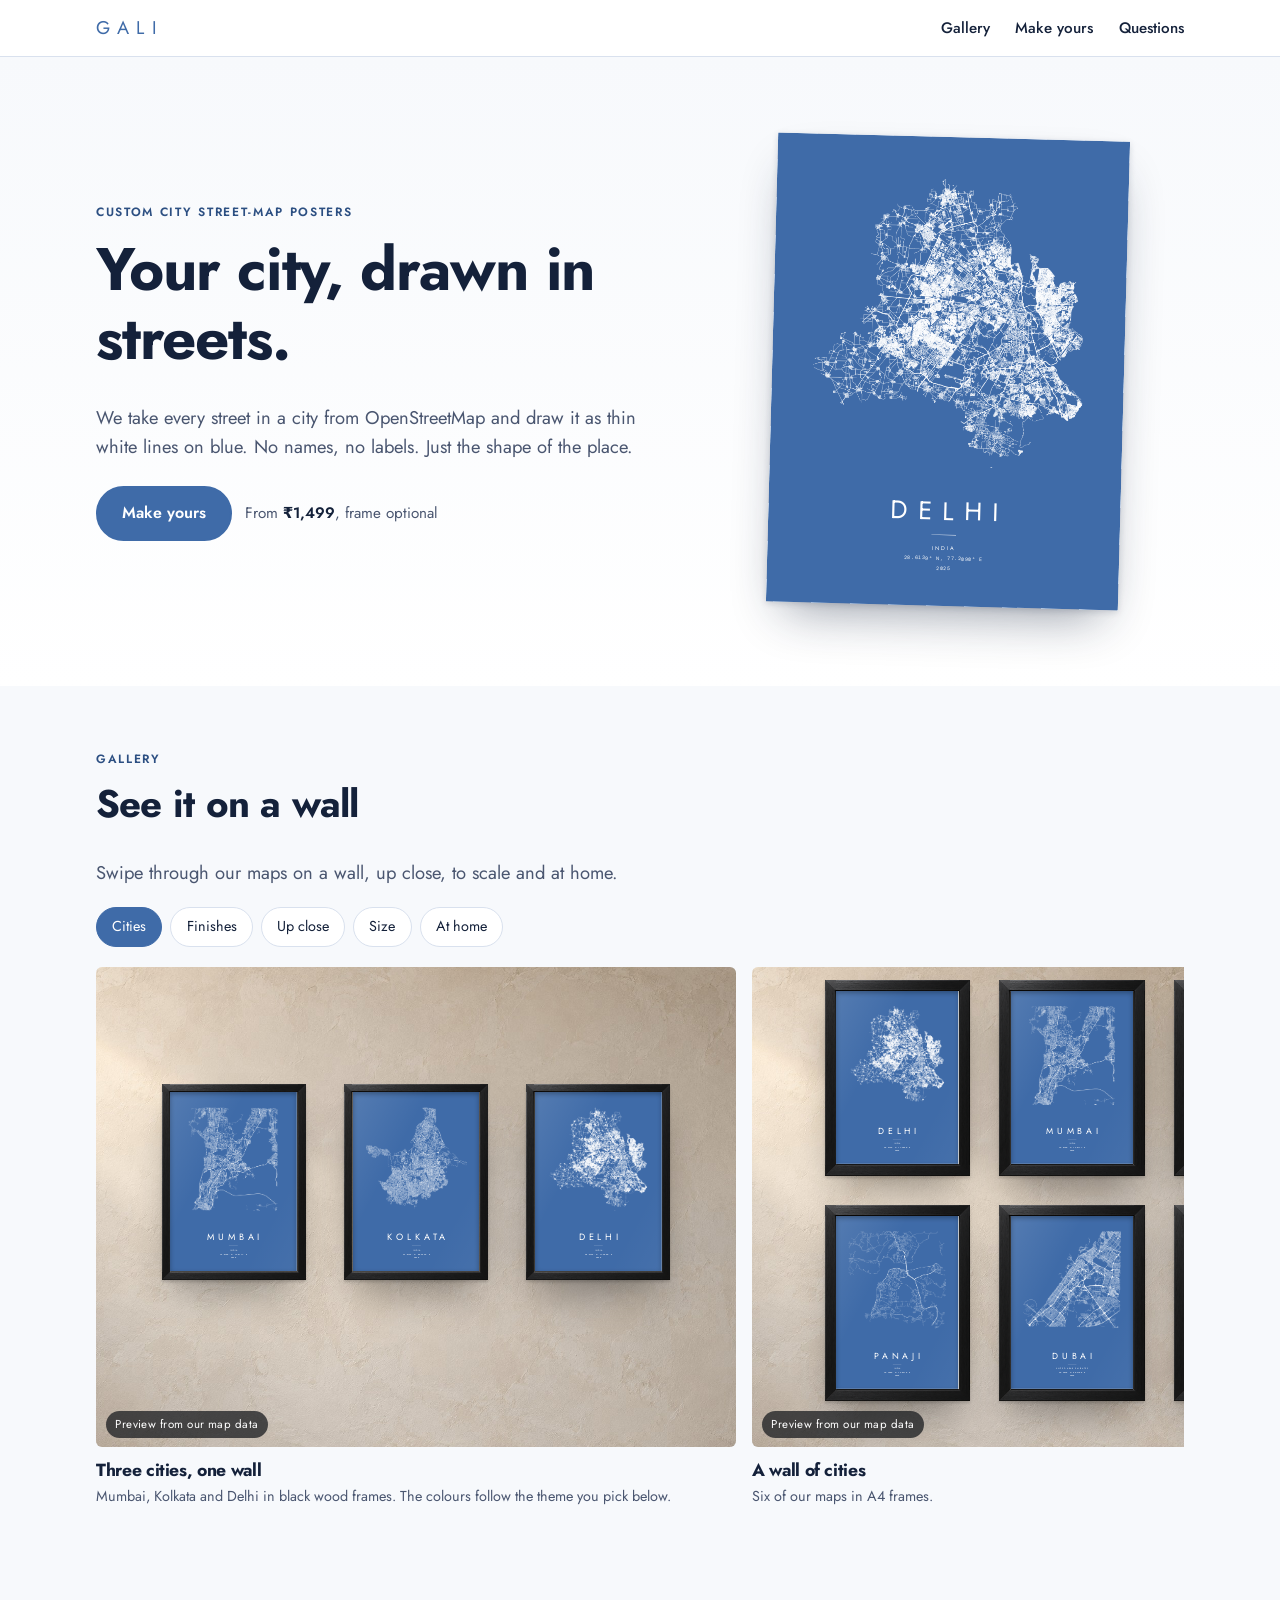
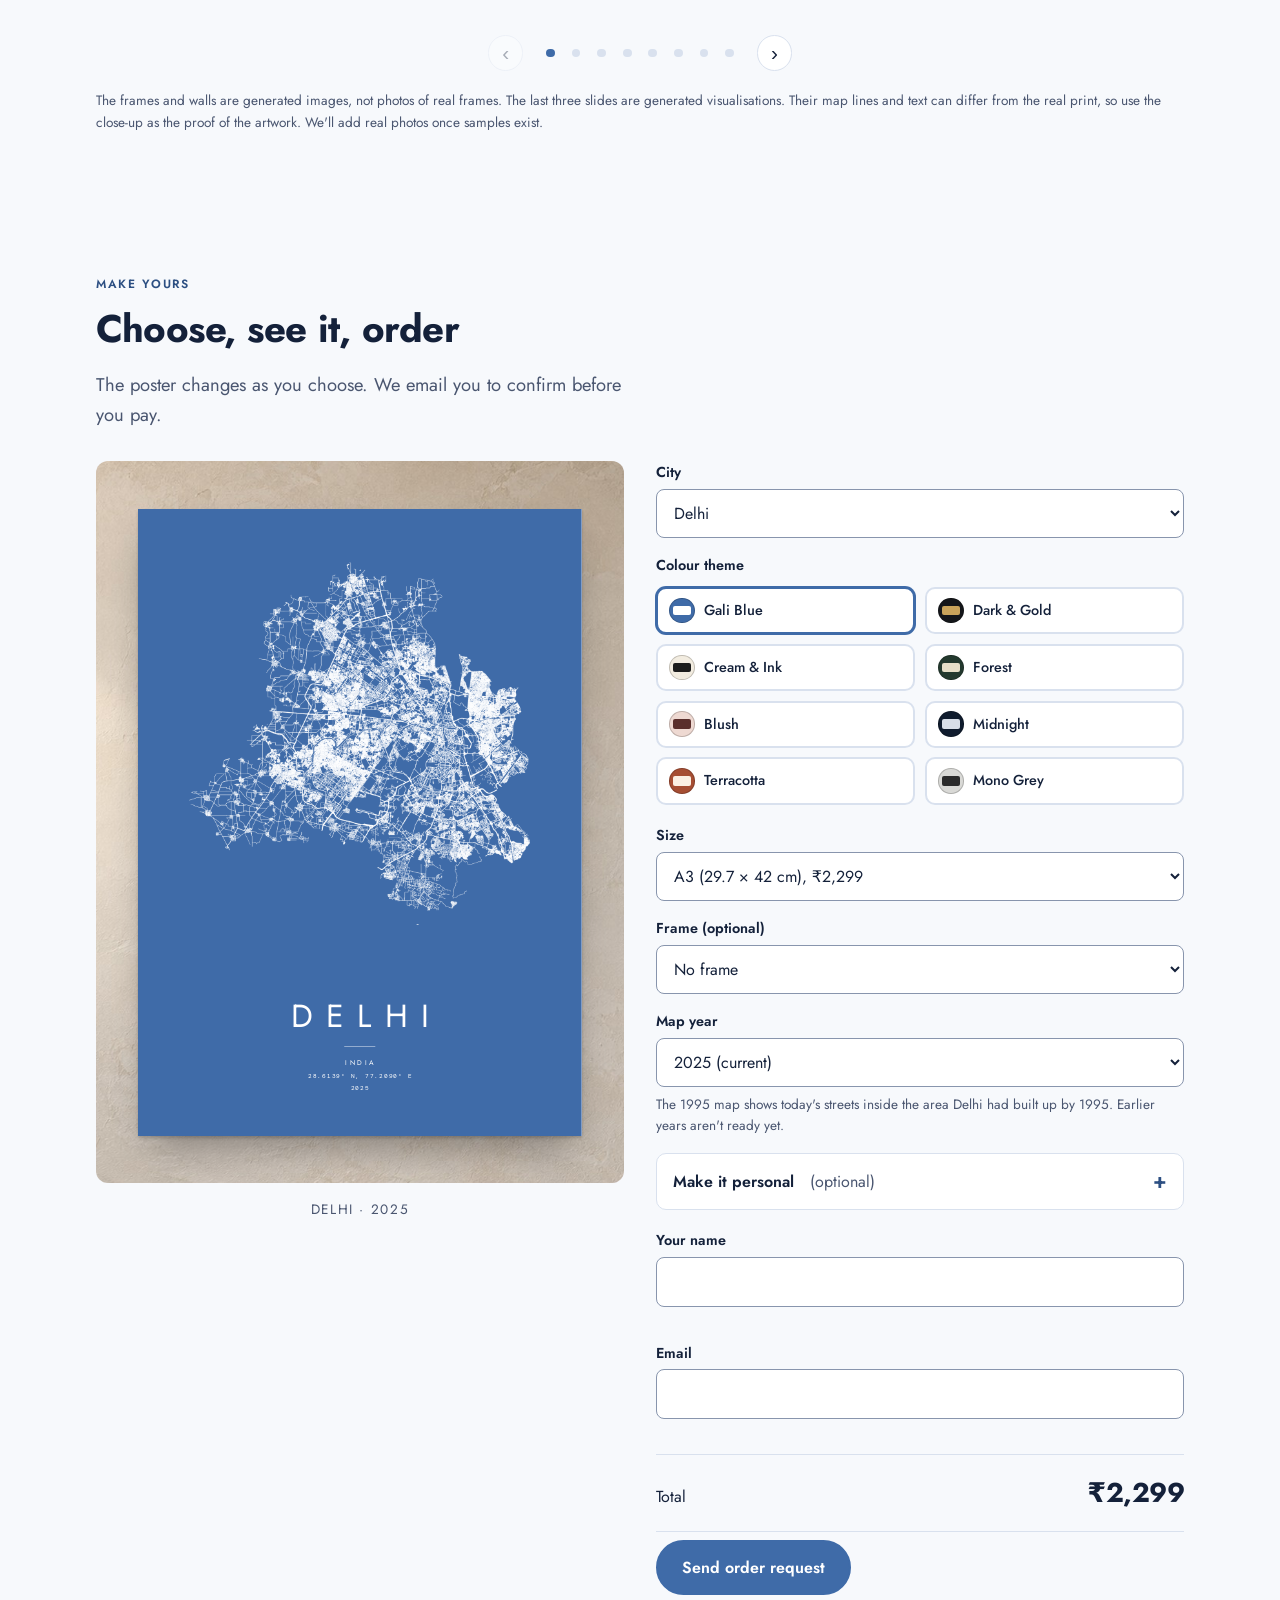
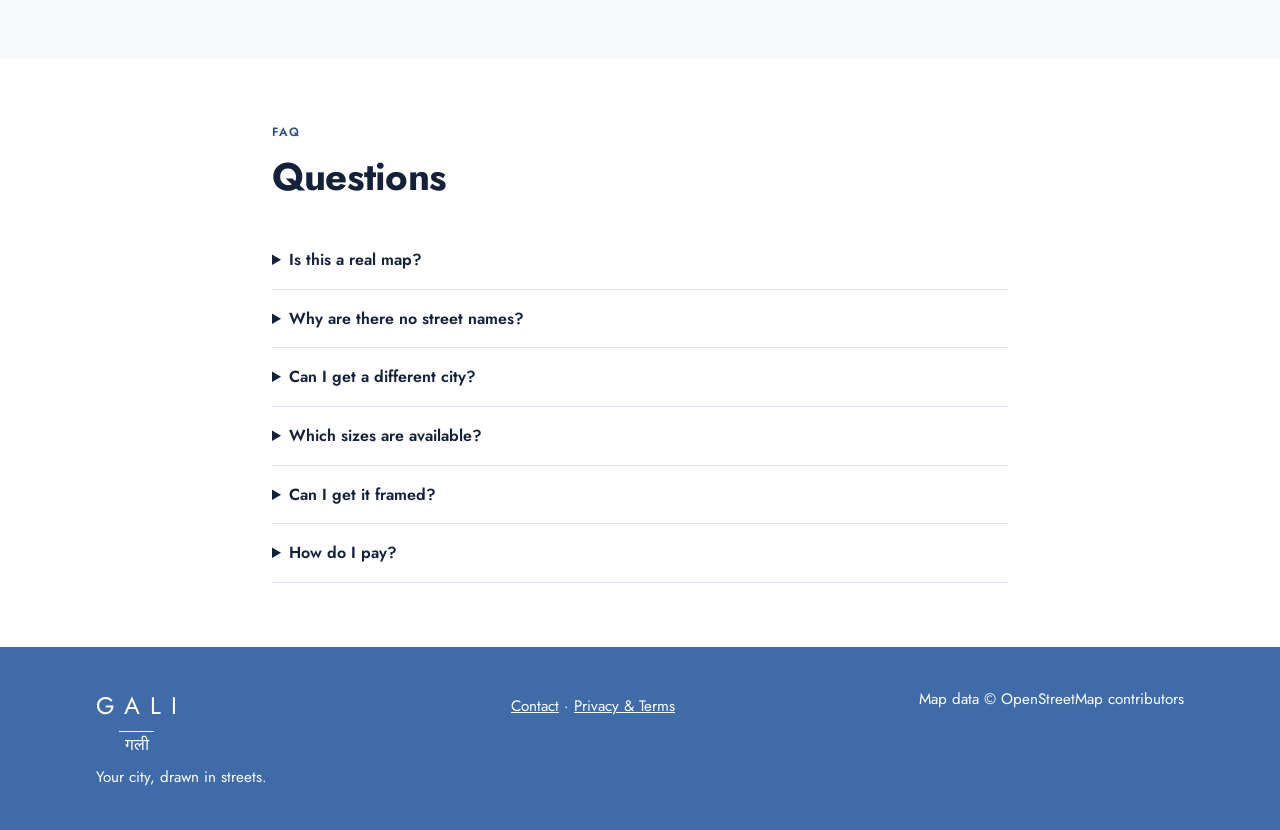
<file: index.html>
<!doctype html>
<html lang="en">
<head>
  <meta charset="utf-8">
  <meta name="viewport" content="width=device-width, initial-scale=1">
  <title>Custom city street-map posters</title>
  <meta name="description" content="Posters of your city's streets, drawn as thin lines on a solid colour. No labels.">
  <meta property="og:title" content="Custom city street-map posters">
  <meta property="og:description" content="Street-map posters of your city, drawn from OpenStreetMap data.">
  <meta property="og:type" content="website">
  <meta name="theme-color" content="#3F6BA8">
  <link rel="icon" href="assets/favicon.svg" type="image/svg+xml">
  <link rel="preconnect" href="https://fonts.googleapis.com">
  <link rel="preconnect" href="https://fonts.gstatic.com" crossorigin>
  <!-- Jost + DM Mono are used only for text on the poster previews. Self-host them later if you prefer no third party. -->
  <link rel="stylesheet" href="https://fonts.googleapis.com/css2?family=DM+Mono&family=Jost:wght@400;500;600;700&family=Noto+Sans+Devanagari:wght@400&display=swap">
  <link rel="stylesheet" href="frame-preview/frame.css">
  <link rel="stylesheet" href="frame-preview/product-gallery.css">
  <link rel="stylesheet" href="css/style.css">
</head>
<body>
<a class="skip" href="#main">Skip to content</a>

<header class="site-header">
  <div class="wrap bar">
    <a class="brand" href="#top" data-brand>&nbsp;</a>
    <button class="menu-btn" id="menu-btn" aria-expanded="false" aria-controls="nav">Menu</button>
    <nav class="nav" id="nav" aria-label="Main">
      <a href="#gallery">Gallery</a>
      <a href="#make">Make yours</a>
      <a href="#faq">Questions</a>
    </nav>
  </div>
</header>

<main id="main">
  <section class="hero" id="top">
    <div class="wrap hero-grid">
      <div>
        <p class="eyebrow">Custom city street-map posters</p>
        <h1 data-tagline>&nbsp;</h1>
        <p class="lede">We take every street in a city from OpenStreetMap and draw it as thin white lines on blue. No names, no labels. Just the shape of the place.</p>
        <div class="actions">
          <a class="btn" href="#make">Make yours</a>
          <span class="from">From <strong data-from-price></strong>, frame optional</span>
        </div>
      </div>
      <div class="hero-poster" id="hero-poster" aria-live="off"></div>
    </div>
  </section>

  <section id="gallery" class="alt">
    <div class="wrap">
      <div class="section-head"><p class="eyebrow">Gallery</p><h2>See it on a wall</h2></div>
      <p class="lede">Swipe through our maps on a wall, up close, to scale and at home.</p>
      <div class="seg" role="group" aria-label="Jump to a part of the gallery">
        <button type="button" data-slide="0">Cities</button>
        <button type="button" data-slide="2">Finishes</button>
        <button type="button" data-slide="3">Up close</button>
        <button type="button" data-slide="4">Size</button>
        <button type="button" data-slide="5">At home</button>
      </div>
      <ul class="swipe slides" tabindex="0" role="group" aria-roledescription="carousel" aria-label="Gallery, swipe sideways">
        <li class="slide"><figure><div class="scene" data-scene-mm="1500"><div class="framed" data-frame="black" data-mat="false" data-size="A3" data-city="mumbai" data-at="-427,-60" aria-hidden="true"><div class="poster"></div></div><div class="framed" data-frame="black" data-mat="false" data-size="A3" data-city="kolkata" data-at="0,-60" aria-hidden="true"><div class="poster"></div></div><div class="framed" data-frame="black" data-mat="false" data-size="A3" data-city="delhi" data-at="427,-60" aria-hidden="true"><div class="poster"></div></div><span class="image-kind">Preview from our map data</span></div><figcaption><h3>Three cities, one wall</h3><p>Mumbai, Kolkata and Delhi in black wood frames. The colours follow the theme you pick below.</p></figcaption></figure></li>
        <li class="slide"><figure><div class="scene" data-scene-mm="1100"><div class="framed" data-frame="black" data-mat="false" data-size="A4" data-city="delhi" data-at="-300,-223" aria-hidden="true"><div class="poster"></div></div><div class="framed" data-frame="black" data-mat="false" data-size="A4" data-city="mumbai" data-at="0,-223" aria-hidden="true"><div class="poster"></div></div><div class="framed" data-frame="black" data-mat="false" data-size="A4" data-city="kolkata" data-at="300,-223" aria-hidden="true"><div class="poster"></div></div><div class="framed" data-frame="black" data-mat="false" data-size="A4" data-city="panaji" data-at="-300,164" aria-hidden="true"><div class="poster"></div></div><div class="framed" data-frame="black" data-mat="false" data-size="A4" data-city="dubai" data-at="0,164" aria-hidden="true"><div class="poster"></div></div><div class="framed" data-frame="black" data-mat="false" data-size="A4" data-city="washington-dc" data-at="300,164" aria-hidden="true"><div class="poster"></div></div><span class="image-kind">Preview from our map data</span></div><figcaption><h3>A wall of cities</h3><p>Six of our maps in A4 frames.</p></figcaption></figure></li>
        <li class="slide"><figure><div class="scene" data-scene-mm="1700"><div class="framed" data-frame="black" data-mat="false" data-size="A3" data-at="-489,-50" aria-hidden="true"><div class="poster"></div></div><div class="framed" data-frame="oak" data-mat="true" data-size="A3" data-at="0,-50" aria-hidden="true"><div class="poster"></div></div><div class="framed" data-frame="white" data-mat="false" data-size="A3" data-at="489,-50" aria-hidden="true"><div class="poster"></div></div><span class="image-kind">Preview from our map data</span></div><figcaption><h3>Three finishes</h3><p>Black wood, natural oak with a mat and white wood, at the same scale, with the city you picked. <span class="note wall-note hidden" id="white-note"></span></p></figcaption></figure></li>
        <li class="slide"><figure>
          <div class="scene scene-detail"><img src="frame-preview/delhi-line-detail.webp" width="1000" height="850" loading="lazy" decoding="async" alt="Close-up of fine Delhi streets from the blue A3 print file"></div>
          <figcaption><h3>Every street, up close</h3><p>A crop of the real Delhi print file at 300 dpi. Nothing has been sharpened or added. It covers 84.67 × 71.97 mm of the A3 print.</p><a class="asset-link" href="frame-preview/delhi-line-detail.png" target="_blank" rel="noopener">Open the 300 dpi crop (PNG)</a></figcaption>
        </figure></li>
        <li class="slide"><figure>
          <div class="scale-room" data-sofa-left="0.1291" data-sofa-width="0.7403" data-print-bottom="0.42">
            <img class="scale-room-photo" src="frame-preview/scale-room.webp" width="1448" height="1086" loading="lazy" decoding="async" alt="A room mock-up with a linen sofa and three framed Delhi prints above it, A4, A3 and 18 by 24 inch">
            <div class="scale-print framed" data-frame="black" data-mat="false" data-size="A4" aria-label="Framed A4 print"><div class="poster"></div></div>
            <div class="scale-print framed" data-frame="black" data-mat="false" data-size="A3" aria-label="Framed A3 print"><div class="poster"></div></div>
            <div class="scale-print framed" data-frame="black" data-mat="false" data-size="18x24" aria-label="Framed 18 by 24 inch print"><div class="poster"></div></div>
          </div>
          <figcaption><h3>How big is it?</h3>
            <div class="scale-legend"><div><strong>A4</strong><span>Print 210 × 297 mm</span><span>Frame 250 × 337 mm</span></div><div><strong>A3</strong><span>Print 297 × 420 mm</span><span>Frame 337 × 460 mm</span></div><div><strong>18 × 24 in</strong><span>Print 457 × 610 mm</span><span>Frame 497 × 650 mm</span></div></div>
            <p>A room mock-up. The sofa is 180 cm wide, and all three prints are in black frames (20 mm face, no mat) at the same scale. <a class="asset-link" href="frame-preview/size-comparison.svg" download>Download the size diagram (SVG)</a></p>
          </figcaption>
        </figure></li>
        <li class="slide"><figure><div class="scene scene-photo"><img src="frame-preview/lifestyle-wall.webp" width="1448" height="1086" loading="lazy" decoding="async" alt="Generated visualisation of an oak-framed Delhi poster on a plaster wall above books and decor"><span class="image-kind">Generated visualisation</span></div><figcaption><h3>On a wall</h3><p>An oak frame, with some books and decor around it.</p></figcaption></figure></li>
        <li class="slide"><figure><div class="scene scene-photo"><img src="frame-preview/lifestyle-shelf.webp" width="1448" height="1086" loading="lazy" decoding="async" alt="Generated visualisation of an oak-framed Delhi print on a shelf"><span class="image-kind">Generated visualisation</span></div><figcaption><h3>On a shelf</h3><p>An oak frame standing on a shelf.</p></figcaption></figure></li>
        <li class="slide"><figure><div class="scene scene-photo"><img src="frame-preview/lifestyle-packaging.webp" width="1448" height="1086" loading="lazy" decoding="async" alt="Generated concept of a Delhi print beside a kraft mailing tube and tissue"><span class="image-kind">Generated visualisation</span></div><figcaption><h3>Packaging idea</h3><p>A kraft mailing tube. This is only a concept. We haven't confirmed how orders will be packed or delivered.</p></figcaption></figure></li>
      </ul>
      <p class="note">The frames and walls are generated images, not photos of real frames. The last three slides are generated visualisations. Their map lines and text can differ from the real print, so use the close-up as the proof of the artwork. We'll add real photos once samples exist.</p>
    </div>
  </section>

  <section id="make" class="alt">
    <div class="wrap">
      <div class="section-head"><p class="eyebrow">Make yours</p><h2>Choose, see it, order</h2><p class="lede">The poster changes as you choose. We email you to confirm before you pay.</p></div>
    </div>
    <div class="wrap two">
      <div class="sticky">
        <div class="frame-wall" id="order-preview"><div class="framed" id="order-framed" data-frame="none" data-size="A3" data-mat="false"><div class="poster" id="order-poster"></div></div></div>
        <p class="caption" id="order-caption" aria-live="polite"></p>
      </div>
      <form id="order-form" novalidate>
        <div class="field">
          <label for="f-city">City</label>
          <select id="f-city" name="city" required></select>
        </div>
        <div class="field hidden" id="other-city-wrap">
          <label for="f-other">Which city?</label>
          <input type="text" id="f-other" name="otherCity" autocomplete="off">
          <p class="err" id="e-other" aria-live="polite"></p>
        </div>
        <fieldset class="themes" id="theme-picker"><legend>Colour theme</legend></fieldset>
        <div class="field">
          <label for="f-size">Size</label>
          <select id="f-size" name="size" required></select>
        </div>
        <div class="field">
          <label for="f-frame">Frame (optional)</label>
          <select id="f-frame" name="frame" aria-describedby="frame-spec"></select>
          <label class="check hidden" id="f-mat-wrap"><input type="checkbox" id="f-mat"><span id="f-mat-label"></span></label>
          <p class="note" id="frame-spec" style="margin:.4rem 0 0"></p>
          <p class="note warn hidden" id="frame-hint" aria-live="polite" style="margin:.3rem 0 0"></p>
        </div>
        <div class="field hidden" id="era-wrap">
          <label for="f-era">Map year</label>
          <select id="f-era" name="era" required></select>
          <p class="note" id="era-note" style="margin:.4rem 0 0"></p>
        </div>

        <details class="more" id="more">
          <summary>Make it personal <span>(optional)</span></summary>
          <div class="more-body">
            <div class="field">
              <label for="f-area">Area of the map</label>
              <select id="f-area" name="area"></select>
            </div>
            <div class="field hidden" id="centre-wrap">
              <label for="f-centre">Centre the map on</label>
              <div class="input-row">
                <input type="text" id="f-centre" name="centreOn" autocomplete="off" aria-describedby="e-centre found-centre" placeholder="e.g. Hauz Khas Village, or paste a map link">
                <button type="button" class="find-btn" data-find="centre">Find on map</button>
              </div>
              <p class="found" id="found-centre" aria-live="polite"></p>
              <p class="err" id="e-centre" aria-live="polite"></p>
            </div>
            <div class="field">
              <label for="f-mark">Mark a special place</label>
              <select id="f-mark" name="mark"></select>
            </div>
            <div class="field hidden" id="markat-wrap">
              <label for="f-markat">Where should it go?</label>
              <div class="input-row">
                <input type="text" id="f-markat" name="markAt" autocomplete="off" aria-describedby="e-markat h-markat found-mark" placeholder="e.g. our first-date café, or paste a map link">
                <button type="button" class="find-btn" data-find="mark">Find on map</button>
              </div>
              <p class="found" id="found-mark" aria-live="polite"></p>
              <p class="note" id="h-markat" style="margin:.3rem 0 0"></p>
              <p class="err" id="e-markat" aria-live="polite"></p>
            </div>
            <div class="field hidden" id="set-wrap">
              <label class="check"><input type="checkbox" id="f-set" name="pair"><span id="f-set-label"></span></label>
            </div>
            <div class="field">
              <label for="f-date">Date to print</label>
              <input type="date" id="f-date" name="date" aria-describedby="h-date">
              <p class="note" id="h-date" style="margin:.3rem 0 0">For a wedding, a move or a birth. It prints under the year, like 14 FEB 2026.</p>
            </div>
            <div class="field">
              <label for="f-detail">Extra line at the bottom</label>
              <select id="f-detail" name="detail" aria-describedby="h-detail"></select>
              <input type="text" id="f-detail-text" class="hidden" maxlength="40" autocomplete="off" placeholder="e.g. Where we met" aria-label="Your own detail line">
              <p class="note" id="h-detail" style="margin:.3rem 0 0">A fact about the map, or your own words, up to 40 characters.</p>
            </div>
            <div class="field">
              <label for="f-notes">Anything else we should know</label>
              <textarea id="f-notes" name="notes" maxlength="1000"></textarea>
            </div>
          </div>
        </details>

        <div class="field">
          <label for="f-name">Your name</label>
          <input type="text" id="f-name" name="name" autocomplete="name" required aria-describedby="e-name">
          <p class="err" id="e-name" aria-live="polite"></p>
        </div>
        <div class="field">
          <label for="f-email">Email</label>
          <input type="email" id="f-email" name="email" autocomplete="email" inputmode="email" required aria-describedby="e-email">
          <p class="err" id="e-email" aria-live="polite"></p>
        </div>
        <div class="hp" aria-hidden="true"><label>Company <input type="text" name="company" tabindex="-1" autocomplete="off"></label></div>
        <div class="price"><span>Total</span><strong id="price" aria-live="polite">-</strong></div>
        <p class="note price-detail" id="price-detail" aria-live="polite"></p>
        <button class="btn" type="submit" id="submit-btn">Send order request</button>
        <div class="status hidden" id="status" role="status" tabindex="-1"></div>
        <!-- PAYMENT: the Razorpay/Stripe link from config.js (payment.link) is rendered here after a successful request. -->
        <p class="hidden" id="pay-wrap"><a class="btn" id="pay-link" href="#" rel="noopener">Pay securely</a></p>
      </form>
    </div>
  </section>

  <section id="faq">
    <div class="wrap" style="max-width:46rem">
      <div class="section-head"><p class="eyebrow">FAQ</p><h2>Questions</h2></div>
      <details class="q"><summary>Is this a real map?</summary><p>Yes, it comes from OpenStreetMap data. Delhi also has a 1995 version, but that isn't an old map. It shows today's streets, cut down to the area that was built up in 1995.</p></details>
      <details class="q"><summary>Why are there no street names?</summary><p>Labels get in the way. Without them you see the shape of the streets, with just the city name, coordinates and year underneath.</p></details>
      <details class="q"><summary>Can I get a different city?</summary><p>Choose "Other city" in the order form and tell us which one. We're adding more.</p></details>
      <details class="q"><summary>Which sizes are available?</summary><p>A4, A3 and 18 × 24 inch, framed or not. The order form shows the price as you choose.</p></details>
      <details class="q"><summary>Can I get it framed?</summary><p>Yes. You can pick black wood, natural oak or white wood. They are all a 20 mm frame with acrylic glazing, and oak and white can have an off-white mat too. The total updates as you choose.</p></details>
      <details class="q"><summary>How do I pay?</summary><p>Send the request first. We'll email you back with what happens next, including how to pay.</p></details>
    </div>
  </section>
</main>

<footer class="site-footer">
  <div class="wrap row">
    <div><span class="logo-stack" role="img" aria-label="Gali"><span class="logo-en" data-brand>&nbsp;</span><i class="logo-rule"></i><span class="logo-hi" lang="hi" data-brand-native></span></span><br><span data-tagline></span></div>
    <div><a data-email-link href="#">Contact</a> · <a href="privacy.html">Privacy &amp; Terms</a></div>
    <div>Map data © OpenStreetMap contributors</div>
  </div>
</footer>

<noscript><p class="wrap note">This site needs JavaScript to preview and order a poster.</p></noscript>
<script src="config.js"></script>
<script src="js/poster.js"></script>
<script src="frame-preview/frame.js"></script>
<script src="frame-preview/product-gallery.js"></script>
<script src="js/app.js"></script>
</body>
</html>
</file>
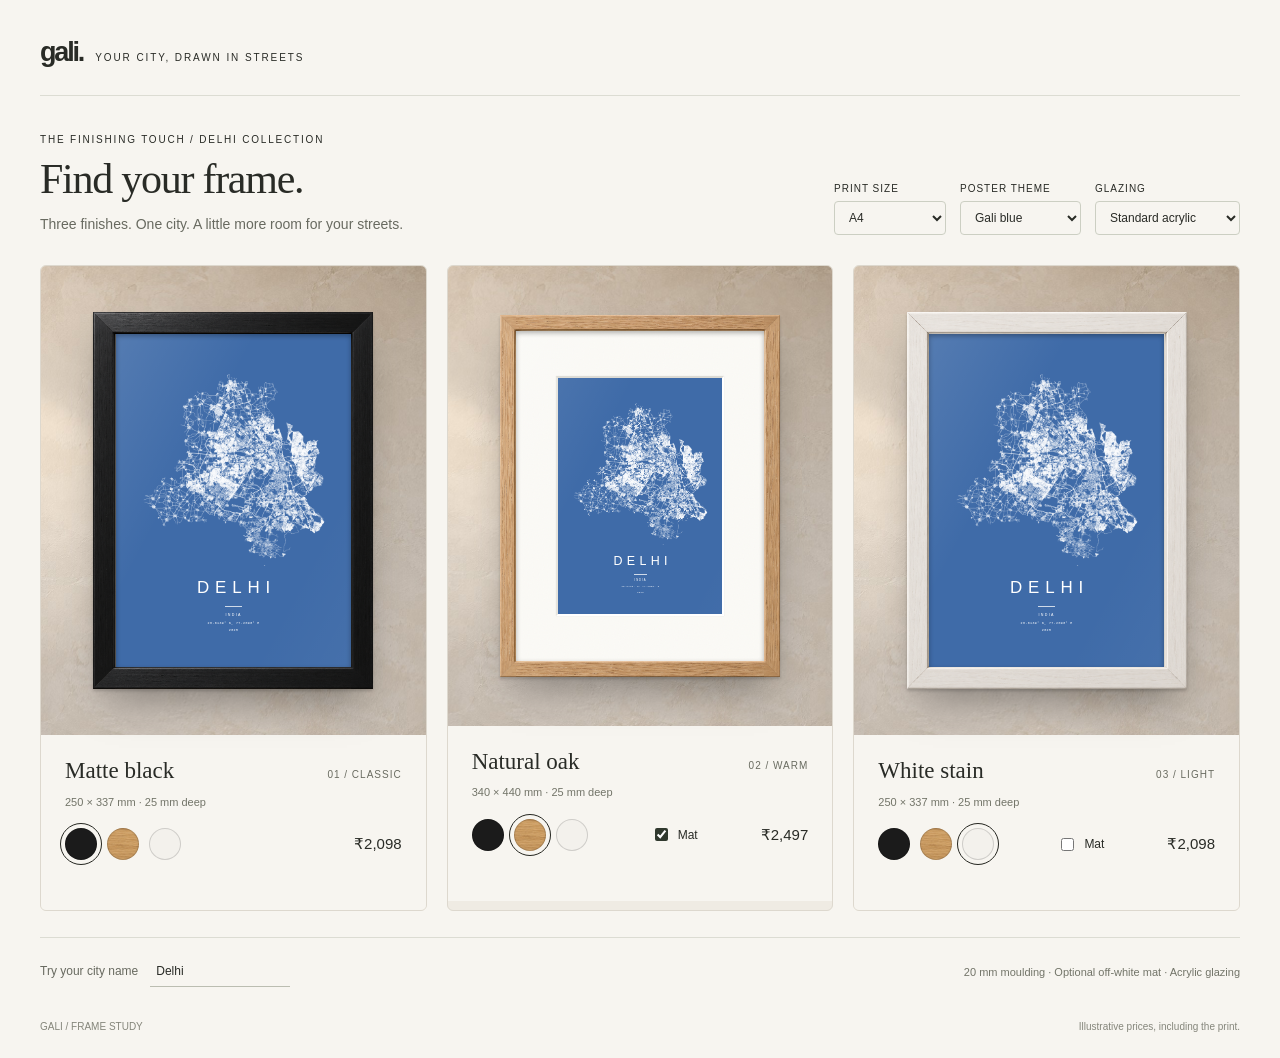
<file: frame-preview/index.html>
<!doctype html>
<html lang="en">
<head>
  <meta charset="utf-8">
  <meta name="viewport" content="width=device-width, initial-scale=1">
  <title>Gali — Find your frame</title>
  <link rel="stylesheet" href="frame.css">
  <style>
    * { box-sizing: border-box; }
    body { margin: 0; color: #292B26; background: #F7F5F0; font: 14px/1.5 Arial, sans-serif; }
    button, select, input { font: inherit; accent-color: #30392E; }
    .page { max-width: 1600px; margin: auto; padding: 32px 40px 24px; }
    .brand { display: flex; align-items: baseline; gap: 12px; padding-bottom: 22px; border-bottom: 1px solid #DCDCD3; }
    .wordmark { font-size: 27px; letter-spacing: -.08em; font-weight: 700; }
    .brand span:last-child { font-size: 10px; letter-spacing: .19em; text-transform: uppercase; }
    .intro { display: flex; justify-content: space-between; gap: 24px; align-items: end; margin: 36px 0 30px; }
    .eyebrow { font-size: 10px; letter-spacing: .18em; text-transform: uppercase; margin: 0 0 10px; }
    h1 { font: 42px/1.08 Georgia, serif; font-weight: 400; letter-spacing: -.03em; margin: 0 0 12px; }
    .intro p:last-child { margin: 0; color: #686A60; }
    .settings { display: flex; flex-wrap: wrap; gap: 14px; }
    .settings label { display: grid; gap: 5px; font-size: 10px; letter-spacing: .1em; text-transform: uppercase; }
    select { border: 1px solid #CCCFC3; border-radius: 4px; padding: 8px 26px 8px 10px; background: #F7F5F0; color: #292B26; font-size: 12px; letter-spacing: normal; }
    .gallery { display: grid; grid-template-columns: repeat(3, minmax(0, 1fr)); gap: 20px; }
    .card { min-width: 0; background: #EFEBE3; border: 1px solid #DDD8CE; border-radius: 6px; overflow: hidden; }
    .frame-wall { min-height: 460px; padding: 46px 20px; display: flex; align-items: center; }
    .card-info { min-height: 175px; padding: 22px 24px 18px; background: #F7F5F0; }
    .card-heading { display: flex; justify-content: space-between; gap: 10px; align-items: baseline; }
    h2 { font: 23px/1.2 Georgia, serif; font-weight: 400; margin: 0; }
    .number { color: #6A6C61; font-size: 10px; letter-spacing: .1em; }
    .spec { margin: 9px 0 18px; font-size: 11px; color: #727468; }
    .card-controls { display: flex; flex-wrap: wrap; align-items: center; justify-content: space-between; gap: 18px; }
    .mat-control { display: flex; align-items: center; gap: 7px; font-size: 12px; cursor: pointer; }
    .price { font-size: 15px; font-variant-numeric: tabular-nums; }
    [data-frame-note] { color: #795C3B; margin-bottom: 0; }
    .edit-strip { display: flex; gap: 24px; align-items: center; justify-content: space-between; margin-top: 26px; padding: 18px 0; border-top: 1px solid #DCDCD3; }
    .edit-strip label { font-size: 12px; color: #686A60; }
    .edit-strip input[type=text] { margin-left: 12px; border: 0; border-bottom: 1px solid #BBBDB1; padding: 6px; background: transparent; width: 140px; color: #292B26; }
    .edit-strip p { margin: 0; font-size: 11px; color: #727468; }
    footer { margin-top: 14px; display: flex; justify-content: space-between; font-size: 10px; color: #85867B; }
    /* Demo artwork only. A host site keeps its own .poster styles. */
    .poster { container-type: inline-size; position: relative; background: var(--poster-bg, #3F6BA8); color: var(--poster-ink, #FFF); overflow: hidden; }
    .poster-map { position: absolute; top: 12%; left: 10%; width: 80%; aspect-ratio: .978; object-fit: contain; filter: var(--map-filter, none); }
    .poster-footer { position: absolute; left: 0; right: 0; bottom: 10%; text-align: center; }
    .poster-city { margin: 0; padding-left: 2.5cqw; font-size: 7.2cqw; font-weight: 400; line-height: 1.2; letter-spacing: 2.5cqw; text-transform: uppercase; }
    .poster-rule { width: 7cqw; height: .1cqw; background: currentColor; margin: 3.2cqw auto 2.8cqw; opacity: .75; }
    .poster-region { font-size: 1.55cqw; letter-spacing: .55cqw; text-transform: uppercase; }
    .poster-coords, .poster-year { font-family: 'Courier New', monospace; font-size: 1.4cqw; letter-spacing: .168cqw; margin-top: 1.1cqw; }
    @media (max-width: 1150px) { .page { padding: 24px; } .intro { align-items: start; flex-direction: column; } .gallery { gap: 12px; } .frame-wall { padding-inline: 12px; } .card-info { padding: 18px; } }
    @media (max-width: 940px) { .gallery { grid-template-columns: 1fr; max-width: 640px; margin-inline: auto; gap: 24px; } .frame-wall { min-height: 0; padding: 50px 24px; } .card-info { min-height: 0; } }
    @media (max-width: 420px) { .page { padding: 18px 12px; } h1 { font-size: 34px; } .frame-wall { padding: 36px 10px; } .settings { gap: 8px; } .edit-strip { flex-direction: column; align-items: start; gap: 12px; } footer { gap: 12px; } }
  </style>
</head>
<body>
  <main class="page">
    <div class="brand"><span class="wordmark">gali.</span><span>Your city, drawn in streets</span></div>
    <div class="intro">
      <div><p class="eyebrow">The finishing touch / Delhi collection</p><h1>Find your frame.</h1><p>Three finishes. One city. A little more room for your streets.</p></div>
      <div class="settings">
        <label>Print size<select id="size"><option>A4</option><option>A3</option><option value="18x24">18 × 24 in</option></select></label>
        <label>Poster theme<select id="theme"><option value="blue">Gali blue</option><option value="forest">Forest</option><option value="terracotta">Terracotta</option><option value="cream">Cream</option><option value="midnight">Midnight</option><option value="dark-gold">Dark & gold</option><option value="blush">Blush</option><option value="mono-grey">Mono grey</option></select></label>
        <label>Glazing<select id="glazing"><option value="standard">Standard acrylic</option><option value="ar">Anti-reflective</option></select></label>
      </div>
    </div>
    <div class="gallery">
      <article class="card" data-frame-card>
        <div class="frame-wall"><div class="framed" data-frame="black" data-mat="false" data-size="A4" data-tilt="true">
          <div class="poster" data-theme="blue"><img class="poster-map" src="../assets/delhi-lines.webp" alt="Delhi street map"><div class="poster-footer"><h3 class="poster-city">Delhi</h3><div class="poster-rule"></div><div class="poster-region">India</div><div class="poster-coords">28.6139° N, 77.2090° E</div><div class="poster-year">2025</div></div></div>
        </div></div>
        <div class="card-info"><div class="card-heading"><h2 data-frame-title>Matte black</h2><span class="number">01 / CLASSIC</span></div><p class="spec" data-frame-dimensions></p><div class="controls-slot"></div></div>
      </article>
      <article class="card" data-frame-card>
        <div class="frame-wall"><div class="framed" data-frame="oak" data-mat="true" data-size="A4" data-tilt="true">
          <div class="poster" data-theme="blue"><img class="poster-map" src="../assets/delhi-lines.webp" alt="Delhi street map"><div class="poster-footer"><h3 class="poster-city">Delhi</h3><div class="poster-rule"></div><div class="poster-region">India</div><div class="poster-coords">28.6139° N, 77.2090° E</div><div class="poster-year">2025</div></div></div>
        </div></div>
        <div class="card-info"><div class="card-heading"><h2 data-frame-title>Natural oak</h2><span class="number">02 / WARM</span></div><p class="spec" data-frame-dimensions></p><div class="controls-slot"></div></div>
      </article>
      <article class="card" data-frame-card>
        <div class="frame-wall"><div class="framed" data-frame="white" data-mat="false" data-size="A4" data-tilt="true">
          <div class="poster" data-theme="blue"><img class="poster-map" src="../assets/delhi-lines.webp" alt="Delhi street map"><div class="poster-footer"><h3 class="poster-city">Delhi</h3><div class="poster-rule"></div><div class="poster-region">India</div><div class="poster-coords">28.6139° N, 77.2090° E</div><div class="poster-year">2025</div></div></div>
        </div></div>
        <div class="card-info"><div class="card-heading"><h2 data-frame-title>White stain</h2><span class="number">03 / LIGHT</span></div><p class="spec" data-frame-dimensions></p><div class="controls-slot"></div></div>
      </article>
    </div>
    <div class="edit-strip"><label>Try your city name<input id="city" type="text" value="Delhi" maxlength="24"></label><p>20 mm moulding · Optional off-white mat · Acrylic glazing</p></div>
    <footer><span>GALI / FRAME STUDY</span><span>Illustrative prices, including the print.</span></footer>
  </main>
  <template id="controls"><div class="card-controls"><div class="frame-swatches" role="group" aria-label="Frame finish">
    <button class="frame-swatch" type="button" data-select-frame="black" style="--swatch:#1B1B1B" aria-label="Black frame" aria-pressed="false" title="Black"></button>
    <button class="frame-swatch" type="button" data-select-frame="oak" style="--swatch:#C9A77C" aria-label="Oak frame" aria-pressed="false" title="Oak"></button>
    <button class="frame-swatch" type="button" data-select-frame="white" style="--swatch:#F3F1EC" aria-label="White frame" aria-pressed="false" title="White"></button>
    </div><label class="mat-control"><input type="checkbox" data-mat-toggle> Mat</label><output class="price" data-frame-price aria-label="Total price" aria-live="polite"></output></div><p data-frame-note role="status" hidden></p></template>
  <script>
    document.querySelectorAll('.controls-slot').forEach(slot => slot.append(document.querySelector('#controls').content.cloneNode(true)));
  </script>
  <script src="frame.js"></script>
  <script>
    document.addEventListener('DOMContentLoaded', () => {
      const previews = [...document.querySelectorAll('.framed')].map(FramePreview.mount);
      const themes = { blue: ['#3F6BA8','#FFFFFF'], forest: ['#23392E','#E6DFC8'], terracotta: ['#A64E33','#FBEFE3'], cream: ['#F2ECE0','#1C1C1C'], midnight: ['#0F1B2D','#D8DEE8'], 'dark-gold': ['#14161A','#C9A35B'], blush: ['#EED9D2','#5A2F2C'], 'mono-grey': ['#D9D9D6','#2B2B2B'] };
      document.querySelector('#size').addEventListener('change', event => previews.forEach(p => p.set({size: event.target.value})));
      document.querySelector('#glazing').addEventListener('change', event => previews.forEach(p => p.set({glazing: event.target.value})));
      document.querySelector('#theme').addEventListener('change', event => previews.forEach(p => {
        const id = event.target.value, colors = themes[id];
        p.poster.dataset.theme = id;
        p.poster.style.setProperty('--poster-bg', colors[0]); p.poster.style.setProperty('--poster-ink', colors[1]);
        p.poster.style.setProperty('--map-filter', ['cream','blush','mono-grey'].includes(id) ? 'brightness(0)' : id === 'dark-gold' ? 'brightness(0) saturate(100%) invert(70%) sepia(36%) saturate(521%) hue-rotate(2deg)' : 'none');
        p.update();
      }));
      document.querySelector('#city').addEventListener('input', event => previews.forEach(p => p.poster.querySelector('.poster-city').textContent = event.target.value || 'Delhi'));
    });
  </script>
</body>
</html>
</file>
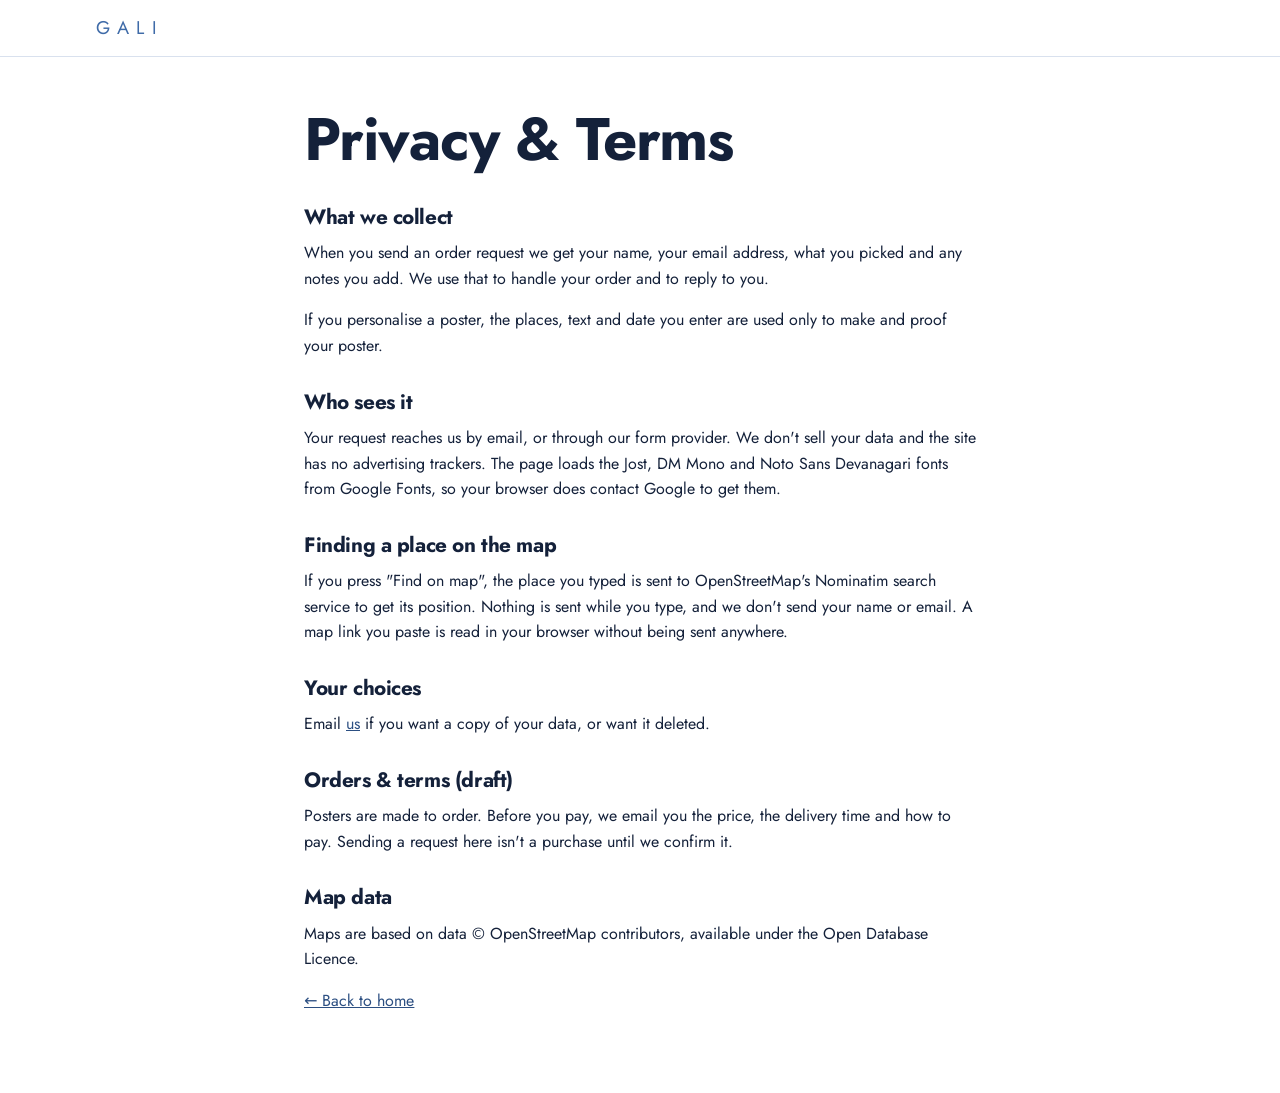
<file: privacy.html>
<!doctype html>
<html lang="en">
<head>
  <meta charset="utf-8">
  <meta name="viewport" content="width=device-width, initial-scale=1">
  <title>Privacy &amp; Terms</title>
  <link rel="icon" href="assets/favicon.svg" type="image/svg+xml">
  <link rel="preconnect" href="https://fonts.googleapis.com">
<link rel="preconnect" href="https://fonts.gstatic.com" crossorigin>
<link rel="stylesheet" href="https://fonts.googleapis.com/css2?family=Jost:wght@400;500;600;700&display=swap">
<link rel="stylesheet" href="css/style.css">
</head>
<body>
<header class="site-header"><div class="wrap bar"><a class="brand" href="./" data-brand>&nbsp;</a></div></header>
<main class="wrap prose">
  <h1>Privacy &amp; Terms</h1>

  <h2>What we collect</h2>
  <p>When you send an order request we get your name, your email address, what you picked and any notes you add. We use that to handle your order and to reply to you.</p>

  <p>If you personalise a poster, the places, text and date you enter are used only to make and proof your poster.</p>

  <h2>Who sees it</h2>
  <p>Your request reaches us by email, or through our form provider. We don't sell your data and the site has no advertising trackers. The page loads the Jost, DM Mono and Noto Sans Devanagari fonts from Google Fonts, so your browser does contact Google to get them.</p>

  <h2>Finding a place on the map</h2>
  <p>If you press "Find on map", the place you typed is sent to OpenStreetMap's Nominatim search service to get its position. Nothing is sent while you type, and we don't send your name or email. A map link you paste is read in your browser without being sent anywhere.</p>

  <h2>Your choices</h2>
  <p>Email <a data-email-link href="#">us</a> if you want a copy of your data, or want it deleted.</p>

  <h2>Orders &amp; terms (draft)</h2>
  <p>Posters are made to order. Before you pay, we email you the price, the delivery time and how to pay. Sending a request here isn't a purchase until we confirm it.</p>

  <h2>Map data</h2>
  <p>Maps are based on data © OpenStreetMap contributors, available under the Open Database Licence.</p>

  <p><a href="./">← Back to home</a></p>
</main>
<script src="config.js"></script>
<script>
  document.querySelectorAll("[data-brand]").forEach(function (e) { e.textContent = GALI_CONFIG.brand.name; });
  document.querySelectorAll("[data-email-link]").forEach(function (e) { e.href = "mailto:" + GALI_CONFIG.brand.email; });
  document.title = GALI_CONFIG.brand.name + " | Privacy & Terms";
</script>
</body>
</html>
</file>
<file: frame-preview/frame.css>
/* Frame geometry is independent of the live poster's container typography. */
.framed {
  position: relative; isolation: isolate; width: 70%; min-width: min(280px, 100%);
  max-width: 900px; margin-inline: auto;
  box-shadow: 0 2px 3px rgba(0,0,0,.18), 0 22px 40px -12px rgba(0,0,0,.38);
  transform: rotateX(var(--tilt-x, 0deg)) rotateY(var(--tilt-y, 0deg));
  transition: transform 180ms ease-out;
}
.frame-wall {
  background: #E6E1D8 url("wall.jpg") center / cover;
  perspective: 1200px;
}
.frame-opening { position: absolute; inset: var(--face-px); background: var(--mat-color, #FBFAF6); overflow: hidden; }
.frame-paper {
  position: absolute; inset: 0; pointer-events: none; opacity: .03;
  background-image: url("data:image/svg+xml,%3Csvg xmlns='http://www.w3.org/2000/svg' width='160' height='160'%3E%3Cfilter id='n'%3E%3CfeTurbulence type='fractalNoise' baseFrequency='.8' numOctaves='3' stitchTiles='stitch'/%3E%3C/filter%3E%3Cpath fill='%23000' filter='url(%23n)' d='M0 0h160v160H0z'/%3E%3C/svg%3E");
}
.framed[data-mat="false"] .frame-paper, .framed[data-mat="false"] .frame-bevel { display: none; }
.frame-window { position: absolute; left: var(--window-left); top: var(--window-top); width: var(--window-width); height: var(--window-height); overflow: hidden; }
.frame-sheet { position: absolute; left: var(--print-left); top: var(--print-top); width: var(--print-width); height: var(--print-height); }
.frame-sheet > .poster { width: 100%; height: 100%; margin: 0; }
.frame-bevel {
  position: absolute; box-sizing: border-box; pointer-events: none;
  left: calc(var(--window-left) - var(--bevel-px)); top: calc(var(--window-top) - var(--bevel-px));
  width: calc(var(--window-width) + 2 * var(--bevel-px)); height: calc(var(--window-height) + 2 * var(--bevel-px));
  border: var(--bevel-px) solid #FFFFFF; border-top-color: #DCDAD3; border-left-color: #E5E3DC;
  box-shadow: 0 0 1px rgba(0,0,0,.1);
}
.frame-opening::after { content: ""; position: absolute; inset: 0; z-index: 5; box-shadow: inset 0 2px 5px rgba(0,0,0,.3); pointer-events: none; }
.frame-glare {
  position: absolute; inset: 0; z-index: 4; pointer-events: none;
  background: linear-gradient(118deg, rgba(255,255,255,.16) 0%, transparent 38%, transparent 70%, rgba(255,255,255,.06) 100%);
  background-size: 130% 130%; background-position: var(--glare-x, 50%) var(--glare-y, 50%);
}
.framed[data-glazing="ar"] .frame-glare { opacity: .3; }
.frame-edge { position: absolute; z-index: 6; overflow: hidden; background: var(--frame-color, #1B1B1B); }
.frame-edge--top { inset: 0 0 auto; height: var(--face-px); filter: brightness(1.08); clip-path: polygon(0 0,100% 0,calc(100% - var(--face-px)) 100%,var(--face-px) 100%); }
.frame-edge--bottom { inset: auto 0 0; height: var(--face-px); filter: brightness(.85); clip-path: polygon(var(--face-px) 0,calc(100% - var(--face-px)) 0,100% 100%,0 100%); }
.frame-edge--left { inset: 0 auto 0 0; width: var(--face-px); filter: brightness(1); clip-path: polygon(0 0,100% var(--face-px),100% calc(100% - var(--face-px)),0 100%); }
.frame-edge--right { inset: 0 0 0 auto; width: var(--face-px); filter: brightness(.92); clip-path: polygon(0 var(--face-px),100% 0,100% 100%,0 calc(100% - var(--face-px))); }
.frame-grain { position: absolute; inset: 0; background-image: var(--frame-texture, none); background-size: var(--grain-tile-px, 180px) var(--grain-tile-px, 180px); background-repeat: repeat; }
.frame-edge--left .frame-grain, .frame-edge--right .frame-grain { inset: auto; left: 50%; top: 50%; width: var(--outer-height-px); height: var(--face-px); transform: translate(-50%, -50%) rotate(90deg); }
.framed[data-frame="white"] .frame-grain { opacity: .06; }
.framed[data-frame="black"] .frame-edge--top::after { content: ""; position: absolute; inset: 0; background: linear-gradient(to bottom,rgba(255,255,255,.12),rgba(255,255,255,.025) 28%,transparent 65%); }
.frame-arris { position: absolute; inset: 0; z-index: 8; border: 1px solid rgba(255,255,255,.24); box-sizing: border-box; pointer-events: none; }
.frame-seams { position: absolute; inset: 0; width: 100%; height: 100%; z-index: 7; pointer-events: none; }
.frame-seams line { stroke: rgba(0,0,0,.25); stroke-width: .65; vector-effect: non-scaling-stroke; }
/* Nine-slicing preserves photographic mitres while stretching only the rails. */
.frame-photograph {
  position: absolute; inset: 0; z-index: 9; box-sizing: border-box;
  border: var(--face-px) solid transparent;
  border-image-source: var(--frame-photo, none);
  border-image-slice: var(--frame-photo-slice, 12%);
  border-image-width: 1;
  border-image-repeat: stretch;
  pointer-events: none;
  visibility: hidden;
}
.framed[data-photo-ready="true"] .frame-photograph { visibility: visible; }
.framed[data-photo-ready="true"] .frame-arris,
.framed[data-photo-ready="true"] .frame-seams { visibility: hidden; }
.frame-swatches { display: flex; gap: 10px; align-items: center; }
.frame-swatch { width: 32px; height: 32px; border-radius: 50%; border: 1px solid rgba(0,0,0,.15); background: var(--swatch); cursor: pointer; }
.frame-swatch[data-select-frame="oak"] { background: #C9A77C url("oak.jpg") center / 100px; }
.frame-swatch[aria-pressed="true"] { outline: 1px solid #252620; outline-offset: 4px; }
.frame-swatch:focus-visible { outline: 3px solid #3F6BA8; outline-offset: 4px; }
.framed[data-frame="none"] :is(.frame-edge, .frame-arris, .frame-seams, .frame-photograph, .frame-glare, .frame-paper, .frame-bevel) { display: none; }
.framed[data-frame="none"] .frame-opening::after { display: none; }
[data-frame-note] { font-size: 12px; line-height: 1.5; }
[hidden] { display: none !important; }
@media (prefers-reduced-motion: reduce) { .framed { transition: none; transform: none; } }
</file>
<file: frame-preview/product-gallery.css>
/* Gallery media for the site: scenes composited on our wall image, the Delhi detail crop and the room scale scene.
   Geometry of .scale-room is calibrated to scale-room.webp (see README); do not crop that image with object-fit. */
.scene { position: relative; aspect-ratio: 4 / 3; overflow: hidden; border-radius: 6px; background: #E6E1D8 url("wall.jpg") center / cover; }
.scene > .framed { position: absolute; min-width: 0; max-width: none; margin: 0; }
.scene > img { position: absolute; inset: 0; width: 100%; height: 100%; object-fit: cover; display: block; }
.scene-detail { background: #3F6BA8; }
.scene-detail > img { object-fit: contain; }
.image-kind { position: absolute; left: .6rem; bottom: .6rem; z-index: 20; background: rgba(24,26,30,.74); color: #fff; font-size: .72rem; letter-spacing: .04em; padding: .25rem .6rem; border-radius: 999px; }
.asset-link { display: inline-block; font-size: .9rem; text-underline-offset: 4px; }
.scale-room { position: relative; overflow: hidden; border-radius: 6px; background: #E6E1D8; }
.scale-room-photo { display: block; width: 100%; height: auto; }
.scale-room .scale-print { position: absolute; min-width: 0; max-width: none; margin: 0; }
.scale-legend { display: grid; grid-template-columns: repeat(3, 1fr); margin: 0 0 .6rem; text-align: center; gap: .5rem; }
.scale-legend strong { display: block; font-size: .95rem; }
.scale-legend span { display: block; font-size: .75rem; color: var(--muted); margin-top: .2rem; }
@media (max-width: 700px) { .scale-legend span { font-size: .68rem; } }
</file>
<file: css/style.css>
:root {
  --blue: #3f6ba8;
  --blue-deep: #2c4f82;
  --ink: #14213a;
  --muted: #4a5670;
  --paper: #f7f9fc;
  --line: #d9e1ee;
  --white: #fff;
  --error: #b3261e;
  --radius: 10px;
  --max: 68rem;
  --font: Jost, system-ui, -apple-system, "Segoe UI", Roboto, "Helvetica Neue", Arial, sans-serif;
}
*, *::before, *::after { box-sizing: border-box; }
html { scroll-behavior: smooth; scroll-padding-top: 4.5rem; }
@media (prefers-reduced-motion: reduce) { html { scroll-behavior: auto; } * { transition: none !important; } }
body { margin: 0; font: 1rem/1.6 var(--font); color: var(--ink); background: var(--white); -webkit-text-size-adjust: 100%; }
img, svg { max-width: 100%; display: block; }
a { color: var(--blue-deep); }
h1, h2, h3 { line-height: 1.15; letter-spacing: -0.02em; margin: 0 0 .5em; }
h1 { font-size: clamp(2.1rem, 8vw, 3.75rem); font-weight: 700; }
h2 { font-size: clamp(1.6rem, 5vw, 2.4rem); font-weight: 700; }
h3 { font-size: 1.1rem; }
p { margin: 0 0 1em; }
:focus-visible { outline: 3px solid #ffb400; outline-offset: 2px; }
.wrap { width: min(100% - 2rem, var(--max)); margin-inline: auto; }
.skip { position: absolute; left: -999px; top: 0; background: var(--ink); color: #fff; padding: .6rem 1rem; z-index: 100; }
.skip:focus { left: 0; }
.eyebrow { text-transform: uppercase; letter-spacing: .14em; font-size: .75rem; font-weight: 600; color: var(--blue-deep); margin-bottom: .8rem; }
.lede { font-size: 1.15rem; color: var(--muted); max-width: 34rem; }

/* header */
.site-header { position: sticky; top: 0; z-index: 20; background: rgba(255,255,255,.94); backdrop-filter: blur(8px); border-bottom: 1px solid var(--line); }
.bar { display: flex; align-items: center; justify-content: space-between; min-height: 3.5rem; gap: 1rem; }
/* wordmark: Jost 400 caps, 0.42em tracking (the poster city-name style). The trailing margin cancels the last letter gap. */
.brand { font-weight: 400; font-size: 1.15rem; letter-spacing: .42em; margin-right: -.42em; text-transform: uppercase; color: var(--blue); text-decoration: none; }
.nav { display: none; position: absolute; top: 100%; left: 0; right: 0; background: #fff; border-bottom: 1px solid var(--line); padding: .5rem 1rem 1rem; }
.nav.open { display: block; }
.nav a { display: block; padding: .7rem 0; color: var(--ink); text-decoration: none; font-weight: 500; }
.menu-btn { background: none; border: 1px solid var(--line); border-radius: 8px; padding: .45rem .8rem; font: inherit; color: var(--ink); cursor: pointer; }
@media (min-width: 760px) {
  .menu-btn { display: none; }
  .nav { display: flex; gap: 1.6rem; position: static; border: 0; padding: 0; background: none; }
  .nav a { padding: 0; font-size: .95rem; }
}

/* buttons */
.btn { display: inline-block; background: var(--blue); color: #fff; border: 2px solid var(--blue); padding: .8rem 1.5rem; border-radius: 999px; font: inherit; font-weight: 600; text-decoration: none; cursor: pointer; transition: background .15s; }
.btn:hover { background: var(--blue-deep); border-color: var(--blue-deep); }
.btn.ghost { background: transparent; color: var(--blue-deep); }
.btn.ghost:hover { background: var(--paper); }
.btn[disabled] { opacity: .6; cursor: wait; }

/* hero */
.hero { padding: 2.5rem 0 3.5rem; background: linear-gradient(180deg, var(--paper), #fff); }
.hero-grid { display: grid; gap: 2.5rem; align-items: center; }
.hero .actions { display: flex; flex-wrap: wrap; gap: .8rem; margin-top: 1.5rem; }
.hero-poster { width: min(78%, 22rem); margin-inline: auto; box-shadow: 0 24px 50px -18px rgba(20,33,58,.45), 0 2px 6px rgba(20,33,58,.15); transform: rotate(1.5deg); }
.hero-poster svg { width: 100%; height: auto; }
@media (min-width: 820px) { .hero-grid { grid-template-columns: 1.1fr .9fr; } .hero { padding: 5rem 0; } }

section { padding: 4rem 0; }
.alt { background: var(--paper); }
.section-head { max-width: 38rem; margin-bottom: 2rem; }

/* gallery: ONE swipeable carousel (scenes on our wall, up close, size, at home) with section buttons, dots and arrows */
.seg { display: flex; gap: .5rem; overflow-x: auto; scrollbar-width: none; margin: 1.2rem 0 1.1rem; padding-bottom: .2rem; }
.seg::-webkit-scrollbar { display: none; }
.seg button { flex: none; border: 1px solid var(--line); background: var(--white); color: var(--ink); border-radius: 999px; padding: .45rem .95rem; font: inherit; font-size: .9rem; cursor: pointer; }
.seg button[aria-pressed="true"] { background: var(--blue); border-color: var(--blue); color: #fff; }
.seg button:focus-visible { outline: 3px solid #ffb400; outline-offset: 2px; }
.swipe { list-style: none; margin: 0; padding: 0 0 .2rem; display: flex; gap: 1rem; align-items: flex-start; overflow-x: auto; scroll-snap-type: x mandatory; scrollbar-width: none; overscroll-behavior-x: contain; -webkit-overflow-scrolling: touch; }
.swipe::-webkit-scrollbar { display: none; }
.swipe > * { flex: 0 0 88%; min-width: 0; scroll-snap-align: start; }
@media (min-width: 720px) { .swipe > * { flex-basis: min(64%, 640px); } }
.swipe:focus-visible { outline: 3px solid #ffb400; outline-offset: 4px; }
@media (prefers-reduced-motion: no-preference) { .swipe { scroll-behavior: smooth; } }
.slide figure { margin: 0; }
.slide figcaption { margin-top: .8rem; }
.slide h3 { margin: 0 0 .3rem; }
.slide p { margin: 0; font-size: .9rem; color: var(--muted); }
.slide .asset-link { margin-top: .5rem; }
.swipe-nav { display: flex; justify-content: center; align-items: center; gap: .9rem; margin-top: .9rem; }
.swipe-dots { display: flex; justify-content: center; gap: .5rem; }
.swipe-dots { gap: 0; }
.swipe-dots button { position: relative; width: 1.6rem; height: 1.6rem; padding: 0; border: 0; background: none; cursor: pointer; }  /* finger-sized tap area, the dot is drawn inside */
.swipe-dots button::before { content: ""; position: absolute; left: 50%; top: 50%; width: .55rem; height: .55rem; margin: -.275rem 0 0 -.275rem; border-radius: 50%; background: var(--line); }
.swipe-dots button[aria-current="true"]::before { background: var(--blue); }
.swipe-arrow { display: none; width: 2.2rem; height: 2.2rem; border: 1px solid var(--line); border-radius: 50%; background: var(--white); color: var(--ink); font-size: 1.3rem; line-height: 1; cursor: pointer; }
@media (min-width: 720px) { .swipe-arrow { display: inline-flex; align-items: center; justify-content: center; } }
.swipe-arrow:focus-visible, .swipe-dots button:focus-visible { outline: 3px solid #ffb400; outline-offset: 3px; }
.swipe-arrow:disabled { opacity: .35; cursor: default; }
.note { font-size: .85rem; color: var(--muted); margin-top: 1.2rem; }

/* picker + order */
.two { display: grid; gap: 1.2rem 2rem; }
@media (min-width: 820px) { .two { grid-template-columns: 1fr 1fr; align-items: start; } .sticky { position: sticky; top: 5rem; } }
.preview { width: min(100%, 22rem); margin-inline: auto; box-shadow: 0 18px 40px -20px rgba(20,33,58,.55); }
.preview svg { width: 100%; height: auto; display: block; }
.check { display: flex; gap: .55rem; align-items: center; margin-top: .55rem; font-weight: 500; font-size: .95rem; }
.check input { width: 1.15rem; height: 1.15rem; }
.warn { color: #8a4b00; }
/* framed preview: the poster hangs on the generated wall (frame-preview/wall.jpg) */
.frame-wall { width: 100%; padding: 9% 0; border-radius: .75rem; overflow: hidden; }
#order-preview .framed { width: 84%; min-width: 0; max-width: 28rem; }
.frame-sheet > .poster svg { display: block; width: 100%; height: 100%; }
.input-row { display: flex; gap: .5rem; }
.input-row input { flex: 1; min-width: 0; }
.find-btn { flex: none; border: 1px solid var(--blue); background: var(--white); color: var(--blue-deep); border-radius: 999px; padding: 0 1rem; font: inherit; font-size: .9rem; font-weight: 600; cursor: pointer; }
.find-btn:disabled { opacity: .5; cursor: default; }
.find-btn:focus-visible, .found button:focus-visible { outline: 3px solid #ffb400; outline-offset: 2px; }
.found { margin: .4rem 0 0; font-size: .85rem; color: var(--muted); }
.found button { background: none; border: 0; padding: 0; color: var(--blue-deep); font: inherit; text-decoration: underline; cursor: pointer; }
.found .bad { color: var(--error); }
.price-detail { margin: -.7rem 0 1.2rem; }
.themes { display: grid; grid-template-columns: repeat(2, 1fr); gap: .6rem; border: 0; padding: 0; margin: 0 0 1.2rem; }
.themes legend, label, .label { font-weight: 600; font-size: .9rem; }
.themes legend { padding: 0; margin-bottom: .6rem; }
.theme { position: relative; }
.theme input { position: absolute; opacity: 0; inset: 0; cursor: pointer; }
.theme span { display: flex; align-items: center; gap: .6rem; padding: .55rem .7rem; border: 2px solid var(--line); border-radius: var(--radius); background: #fff; font-weight: 500; font-size: .9rem; }
.theme i { width: 1.6rem; height: 1.6rem; border-radius: 50%; border: 1px solid rgba(0,0,0,.2); position: relative; flex: none; }
.theme i::after { content: ""; position: absolute; inset: 7px 3px; background: var(--l); border-radius: 2px; }
.theme input:checked + span { border-color: var(--blue); box-shadow: 0 0 0 1px var(--blue); }
.theme input:focus-visible + span { outline: 3px solid #ffb400; outline-offset: 2px; }

.field { margin-bottom: 1rem; }
.field label { display: block; margin-bottom: .3rem; }
input[type=text], input[type=email], input[type=date], select, textarea { width: 100%; font: inherit; padding: .7rem .8rem; border: 1.5px solid #8895ad; border-radius: 8px; background: #fff; color: var(--ink); }
textarea { min-height: 6rem; resize: vertical; }
[aria-invalid=true] { border-color: var(--error); }
.err { color: var(--error); font-size: .85rem; min-height: 1.1em; margin: .25rem 0 0; }
.hp { position: absolute; left: -9999px; }
.price { display: flex; justify-content: space-between; align-items: baseline; padding: 1rem 0; border-top: 1px solid var(--line); border-bottom: 1px solid var(--line); margin-bottom: 1.2rem; }
.price strong { font-size: 1.7rem; letter-spacing: -.02em; }
.status { margin-top: 1rem; padding: 1rem; border-radius: var(--radius); background: #e8f1ff; border: 1px solid #b9d0f3; }
.status.bad { background: #fdecea; border-color: #f0b4af; }
.hidden { display: none !important; }

/* faq */
details.q { border-bottom: 1px solid var(--line); padding: 1rem 0; }
details.q summary { cursor: pointer; font-weight: 600; }
details.q p { margin: .7rem 0 0; color: var(--muted); }

/* footer */
.site-footer { background: var(--blue); color: #fff; padding: 2.5rem 0; font-size: .95rem; }
.site-footer a { color: #fff; display: inline-block; padding: .45rem 0; }
/* bilingual stack: GALI over a fine rule over the Devanagari name (logo 4c) */
.logo-stack { display: inline-flex; flex-direction: column; align-items: center; margin-bottom: .6rem; }
.logo-en { font-size: 1.5rem; letter-spacing: .42em; margin-right: -.42em; text-transform: uppercase; }
.logo-rule { display: block; width: 2.2rem; height: 1px; background: currentColor; margin: .35rem 0 .3rem; }
.logo-hi { font-family: "Noto Sans Devanagari", "Nirmala UI", "Mangal", sans-serif; font-size: 1rem; line-height: 1.2; }
.site-footer .row { display: flex; flex-wrap: wrap; gap: 1rem 2rem; justify-content: space-between; }

/* prose pages */
.prose { max-width: 42rem; padding: 3rem 0 4rem; }
.prose h2 { font-size: 1.3rem; margin-top: 2rem; }
.callout { background: #fff8e1; border: 1px solid #f0d98a; padding: 1rem; border-radius: var(--radius); }

.caption { text-align: center; font-size: .85rem; letter-spacing: .12em; text-transform: uppercase; color: var(--muted); margin: 1rem 0 0; }



/* hero price hint */
.hero .actions { align-items: center; }
.from { color: var(--muted); font-size: .95rem; }
.from strong { color: var(--ink); font-weight: 600; }

/* personalise: one closed panel instead of seven loose fields */
details.more { border: 1px solid var(--line); border-radius: var(--radius); background: #fff; margin: 0 0 1.2rem; }
details.more summary { cursor: pointer; padding: .9rem 1rem; font-weight: 600; list-style: none; display: flex; justify-content: space-between; align-items: center; gap: 1rem; }
details.more summary::-webkit-details-marker { display: none; }
details.more summary::after { content: "+"; font-size: 1.3rem; line-height: 1; color: var(--blue-deep); }
details.more[open] summary::after { content: "2"; }
details.more summary span { color: var(--muted); font-weight: 400; margin-right: auto; }
details.more summary:focus-visible { outline: 3px solid #ffb400; outline-offset: 2px; }
.more-body { padding: .2rem 1rem 0; border-top: 1px solid var(--line); padding-top: 1rem; }

/* on phones the preview stays pinned under the header, small, so every choice below is seen as it is made */
@media (max-width: 819px) {
  .sticky { position: sticky; top: 3.5rem; z-index: 10; margin-inline: -1rem; padding: .6rem 1rem .4rem; background: var(--paper); box-shadow: 0 10px 14px -12px rgba(20,33,58,.55); }
  .sticky .frame-wall { width: 9.5rem; margin-inline: auto; padding: 5% 0; }
  .sticky .caption { margin: .25rem 0 0; font-size: .75rem; }
}
</file>
